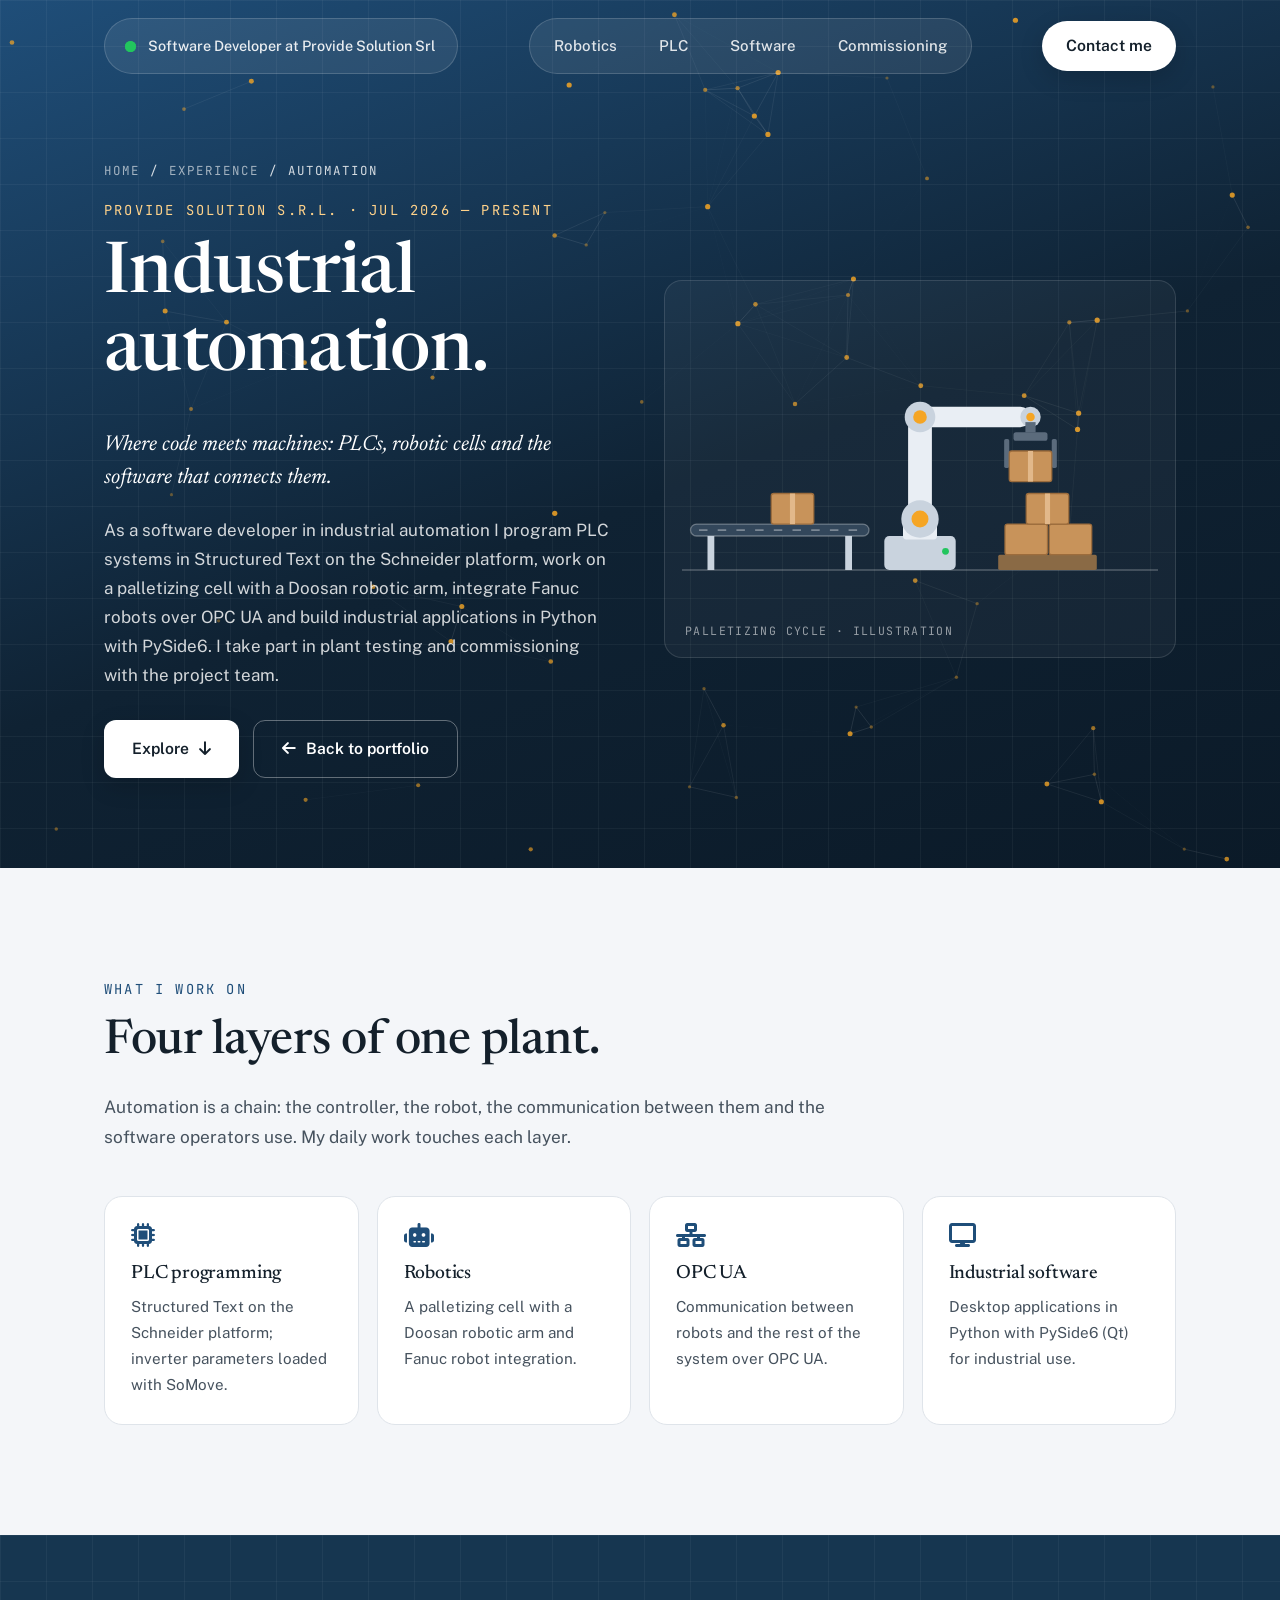
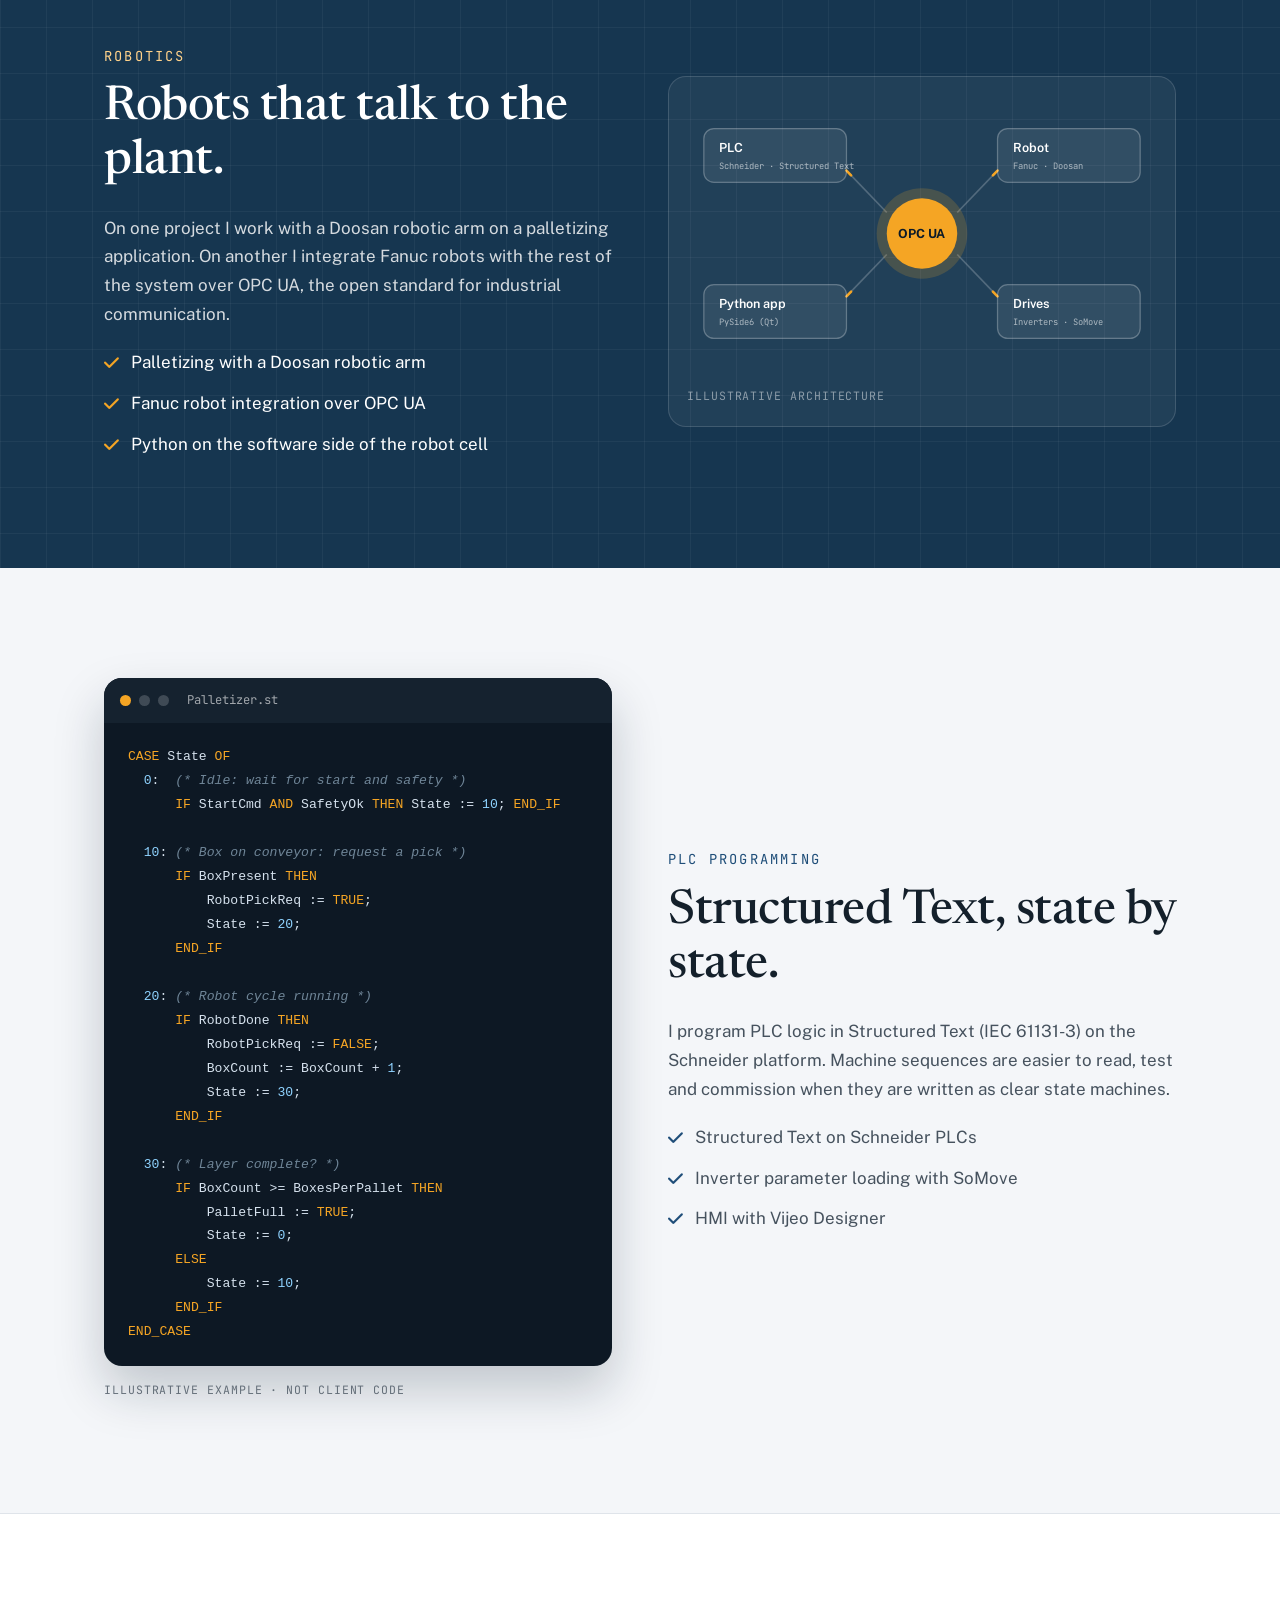
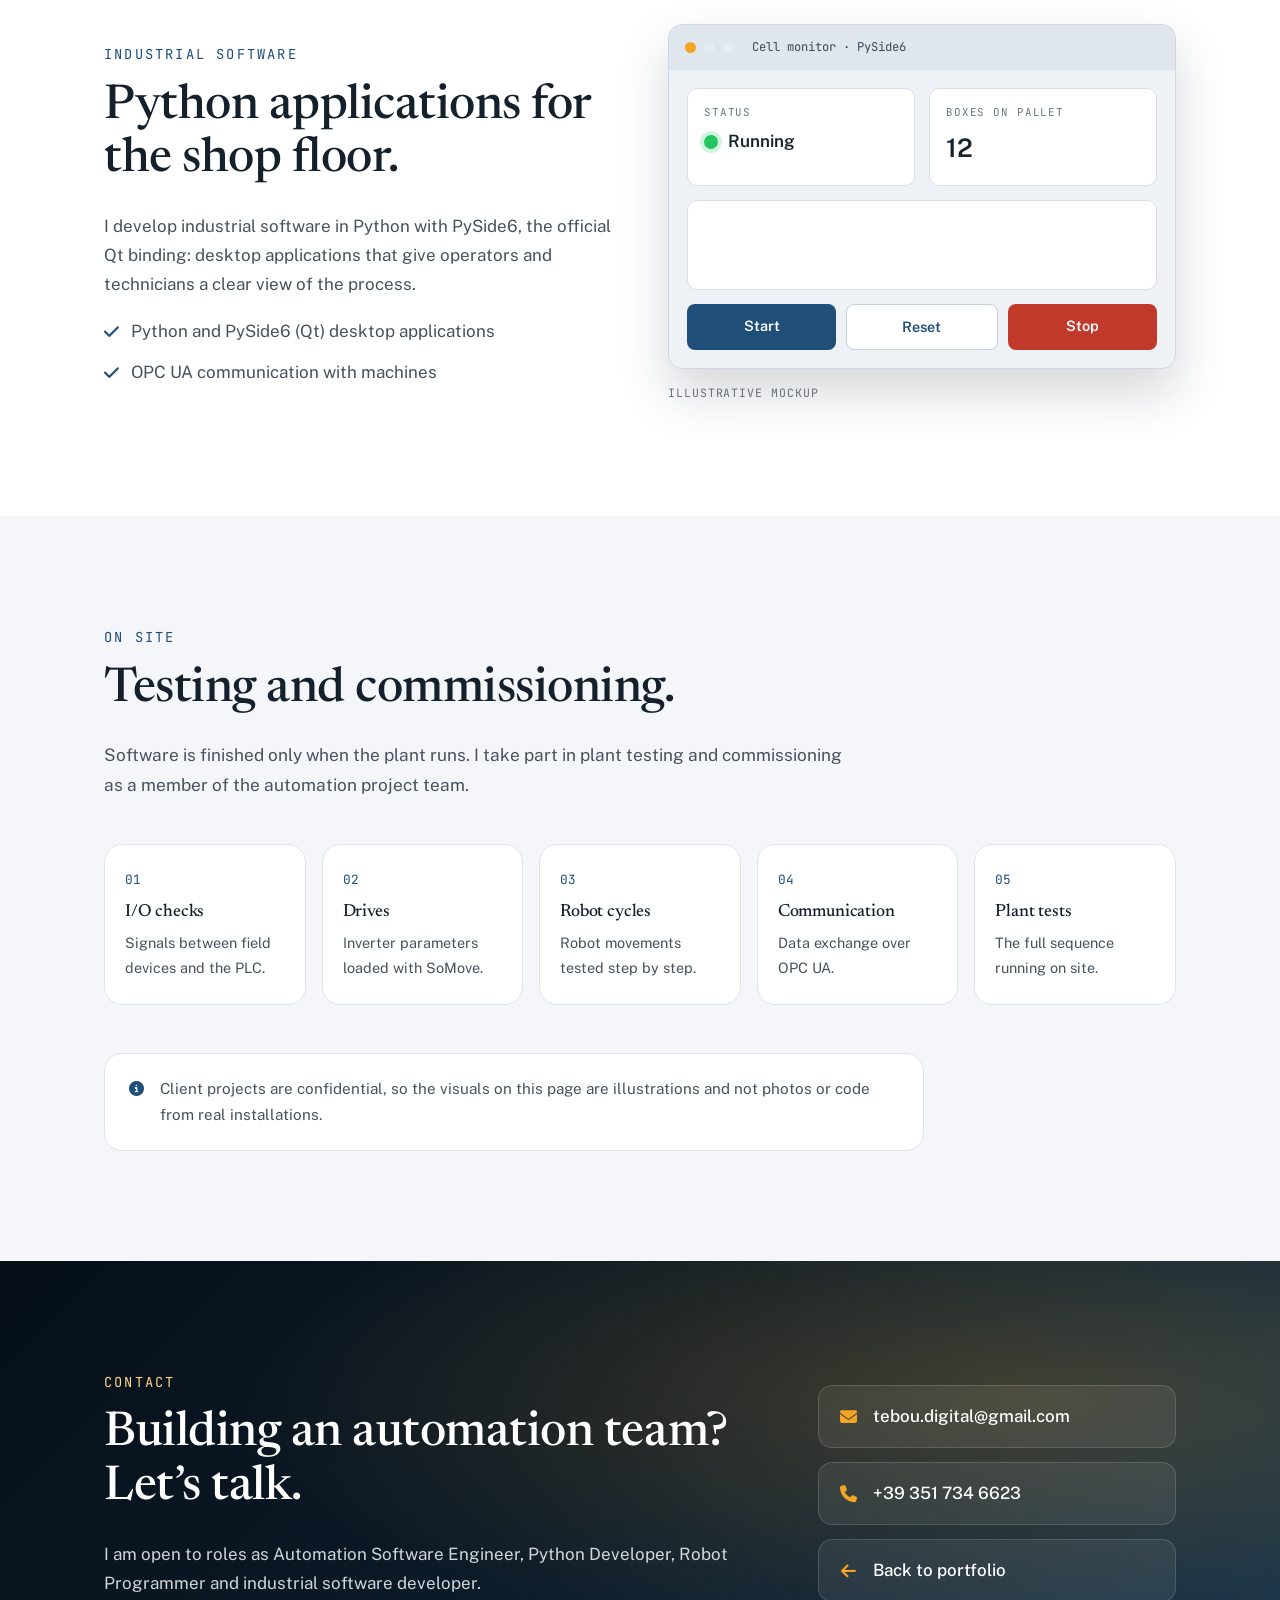
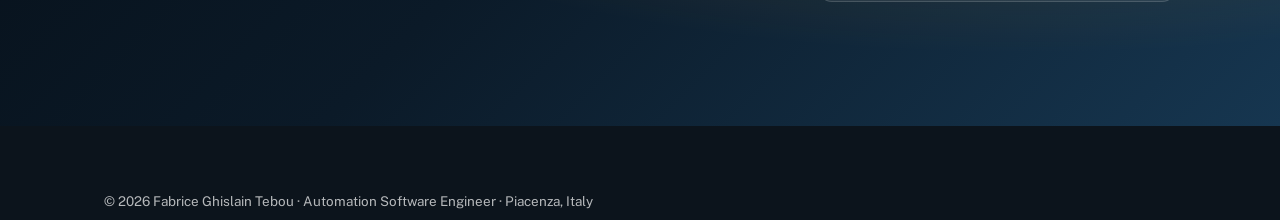
<file: automation.html>
<!doctype html>
<html lang="en">
  <head>
    <meta charset="UTF-8" />
    <meta name="viewport" content="width=device-width, initial-scale=1.0" />

    <title>Industrial Automation — Fabrice Ghislain Tebou</title>
    <meta
      name="description"
      content="Industrial automation work of Fabrice Ghislain Tebou: PLC programming in Structured Text, robotic palletizing with Doosan, Fanuc robot integration over OPC UA, industrial software with Python and PySide6, plant commissioning."
    />
    <meta name="author" content="Fabrice Ghislain Tebou" />

    <link
      rel="icon"
      href="assets/images/projects/small_logo.png"
      type="image/png"
    />
    <meta name="theme-color" content="#0f2233" />

    <link
      rel="stylesheet"
      href="https://cdnjs.cloudflare.com/ajax/libs/font-awesome/6.5.1/css/all.min.css"
    />
    <link rel="preconnect" href="https://fonts.googleapis.com" />
    <link rel="preconnect" href="https://fonts.gstatic.com" crossorigin />
    <link
      href="https://fonts.googleapis.com/css2?family=Newsreader:ital,opsz,wght@0,6..72,400;0,6..72,500;1,6..72,400;1,6..72,600&family=Public+Sans:wght@400;500;600;700&family=JetBrains+Mono:wght@400&display=swap"
      rel="stylesheet"
    />

    <link rel="stylesheet" href="assets/css/portfolio-1.css" />
    <link rel="stylesheet" href="assets/css/automation.css" />
  </head>
  <body>
    <!-- Header Navigation -->
    <header class="site-header" id="header">
      <div class="container header-inner">
        <a href="index.html" class="brand" aria-label="Fabrice Ghislain Tebou, home">
          <span class="brand-status is-closed"><span class="status-dot" aria-hidden="true"></span><span class="status-text"><span class="status-long">Software Developer at Provide Solution Srl</span><span class="status-short">at Provide Solution</span></span></span>
        </a>

        <nav class="pill-nav" id="nav" aria-label="Page navigation">
          <a href="#robotics">Robotics</a>
          <a href="#plc">PLC</a>
          <a href="#software">Software</a>
          <a href="#commissioning">Commissioning</a>
        </nav>

        <a href="index.html#contact" class="btn btn-light header-cta">Contact me</a>

        <button
          class="menu-btn"
          id="menu-btn"
          aria-label="Open menu"
          aria-expanded="false"
          aria-controls="nav"
        >
          <i class="fa-solid fa-bars"></i>
        </button>
      </div>
    </header>

    <main>
      <!-- Hero with animated signal network and robot arm -->
      <section class="auto-hero on-dark">
        <canvas class="signal-canvas" id="signal-canvas" aria-hidden="true"></canvas>
        <div class="grid-bg" style="background-color: transparent">
          <div class="container auto-hero-inner">
            <div>
              <p class="breadcrumb">
                <a href="index.html">Home</a><span>/</span><a href="index.html#experience">Experience</a><span>/</span>Automation
              </p>
              <p class="eyebrow">Provide Solution S.r.l. · Jul 2026 — Present</p>
              <h1>Industrial automation.</h1>
              <p class="hero-lead">
                Where code meets machines: PLCs, robotic cells and the software
                that connects them.
              </p>
              <p>
                As a software developer in industrial automation I program PLC
                systems in Structured Text on the Schneider platform, work on a
                palletizing cell with a Doosan robotic arm, integrate Fanuc
                robots over OPC UA and build industrial applications in Python
                with PySide6. I take part in plant testing and commissioning with
                the project team.
              </p>
              <div class="hero-actions">
                <a href="#robotics" class="btn btn-light">
                  Explore <i class="fa-solid fa-arrow-down"></i>
                </a>
                <a href="index.html#experience" class="btn btn-ghost">
                  <i class="fa-solid fa-arrow-left"></i> Back to portfolio
                </a>
              </div>
            </div>

            <!-- Animated palletizing robot (illustration) -->
            <figure class="robot-stage" style="margin: 0">
              <svg viewBox="0 0 600 400" role="img" aria-labelledby="robot-title">
                <title id="robot-title">
                  Animated illustration of a robotic arm moving boxes from a
                  conveyor to a pallet
                </title>

                <!-- Floor -->
                <line x1="20" y1="340" x2="580" y2="340" stroke="rgba(255,255,255,0.25)" stroke-width="2" />

                <!-- Conveyor -->
                <rect x="30" y="286" width="210" height="14" rx="7" class="conveyor-belt" />
                <line x1="40" y1="293" x2="230" y2="293" class="belt-line" />
                <rect x="50" y="300" width="8" height="40" class="robot-shade" />
                <rect x="212" y="300" width="8" height="40" class="robot-shade" />
                <g class="conveyor-box">
                  <rect x="125" y="250" width="50" height="36" rx="3" class="box" />
                  <rect x="147" y="250" width="6" height="36" class="box-tape" />
                </g>

                <!-- Pallet with stacked boxes -->
                <rect x="392" y="322" width="116" height="18" rx="2" fill="#8a6a45" />
                <rect x="400" y="286" width="50" height="36" rx="3" class="box" />
                <rect x="452" y="286" width="50" height="36" rx="3" class="box" />
                <g class="placed-box">
                  <rect x="425" y="250" width="50" height="36" rx="3" class="box" />
                  <rect x="447" y="250" width="6" height="36" class="box-tape" />
                </g>

                <!-- Robot base -->
                <rect x="258" y="300" width="84" height="40" rx="6" class="robot-shade" />
                <rect x="280" y="276" width="40" height="28" rx="4" class="robot-body" />
                <circle cx="330" cy="318" r="4" fill="#22c55e" class="status-led" />

                <!-- Kinematic chain -->
                <g class="arm-shoulder">
                  <rect x="286" y="160" width="28" height="120" rx="14" class="robot-body" />
                  <circle cx="300" cy="280" r="22" class="robot-shade" />
                  <circle cx="300" cy="280" r="10" class="robot-joint" />

                  <g class="arm-elbow">
                    <rect x="300" y="148" width="130" height="24" rx="12" class="robot-body" />
                    <circle cx="300" cy="160" r="18" class="robot-shade" />
                    <circle cx="300" cy="160" r="8" class="robot-joint" />

                    <g class="arm-wrist">
                      <circle cx="430" cy="160" r="12" class="robot-shade" />
                      <rect x="424" y="166" width="12" height="12" class="robot-dark" />
                      <rect x="410" y="178" width="40" height="10" rx="3" class="robot-dark" />
                      <rect x="399" y="186" width="6" height="34" rx="2" class="robot-dark" />
                      <rect x="455" y="186" width="6" height="34" rx="2" class="robot-dark" />
                      <circle cx="430" cy="160" r="5" class="robot-joint" />
                      <g class="carried-box">
                        <rect x="405" y="200" width="50" height="36" rx="3" class="box" />
                        <rect x="427" y="200" width="6" height="36" class="box-tape" />
                      </g>
                    </g>
                  </g>
                </g>
              </svg>
              <figcaption class="robot-caption">Palletizing cycle · illustration</figcaption>
            </figure>
          </div>
        </div>
      </section>

      <!-- Focus areas -->
      <section class="section">
        <div class="container">
          <p class="eyebrow">What I work on</p>
          <h2>Four layers of one plant.</h2>
          <p class="section-lead">
            Automation is a chain: the controller, the robot, the communication
            between them and the software operators use. My daily work touches
            each layer.
          </p>

          <div class="focus-grid">
            <div class="focus-card reveal">
              <i class="fa-solid fa-microchip"></i>
              <h3>PLC programming</h3>
              <p>Structured Text on the Schneider platform; inverter parameters loaded with SoMove.</p>
            </div>
            <div class="focus-card reveal">
              <i class="fa-solid fa-robot"></i>
              <h3>Robotics</h3>
              <p>A palletizing cell with a Doosan robotic arm and Fanuc robot integration.</p>
            </div>
            <div class="focus-card reveal">
              <i class="fa-solid fa-network-wired"></i>
              <h3>OPC UA</h3>
              <p>Communication between robots and the rest of the system over OPC UA.</p>
            </div>
            <div class="focus-card reveal">
              <i class="fa-solid fa-display"></i>
              <h3>Industrial software</h3>
              <p>Desktop applications in Python with PySide6 (Qt) for industrial use.</p>
            </div>
          </div>
        </div>
      </section>

      <!-- Robotics + OPC UA -->
      <section id="robotics" class="section grid-bg on-dark">
        <div class="container split">
          <div>
            <p class="eyebrow">Robotics</p>
            <h2>Robots that talk to the plant.</h2>
            <p>
              On one project I work with a Doosan robotic arm on a
              palletizing application. On another I integrate Fanuc robots with
              the rest of the system over OPC UA, the open standard for
              industrial communication.
            </p>
            <ul class="check-list">
              <li><i class="fa-solid fa-check"></i> Palletizing with a Doosan robotic arm</li>
              <li><i class="fa-solid fa-check"></i> Fanuc robot integration over OPC UA</li>
              <li><i class="fa-solid fa-check"></i> Python on the software side of the robot cell</li>
            </ul>
          </div>

          <div class="diagram reveal">
            <svg viewBox="0 0 560 330" role="img" aria-labelledby="diagram-title">
              <title id="diagram-title">
                Diagram: PLC, robot, Python application and inverters exchanging
                data through an OPC UA hub
              </title>

              <!-- Links -->
              <path id="l1" class="link" d="M190 90 L238 140" />
              <path id="l2" class="link" d="M370 90 L322 140" />
              <path id="l3" class="link" d="M190 240 L238 190" />
              <path id="l4" class="link" d="M370 240 L322 190" />
              <path class="packet" d="M190 90 L238 140" />
              <path class="packet reverse" d="M370 90 L322 140" />
              <path class="packet" d="M190 240 L238 190" />
              <path class="packet reverse" d="M370 240 L322 190" />

              <!-- Hub -->
              <circle cx="280" cy="165" r="54" class="node-hub" opacity="0.18" />
              <circle cx="280" cy="165" r="42" class="node-hub" />
              <text x="280" y="170" text-anchor="middle" class="hub-title">OPC UA</text>

              <!-- Nodes -->
              <rect x="20" y="40" width="170" height="64" rx="12" class="node-box" />
              <text x="38" y="68" class="node-title">PLC</text>
              <text x="38" y="88" class="node-sub">Schneider · Structured Text</text>

              <rect x="370" y="40" width="170" height="64" rx="12" class="node-box" />
              <text x="388" y="68" class="node-title">Robot</text>
              <text x="388" y="88" class="node-sub">Fanuc · Doosan</text>

              <rect x="20" y="226" width="170" height="64" rx="12" class="node-box" />
              <text x="38" y="254" class="node-title">Python app</text>
              <text x="38" y="274" class="node-sub">PySide6 (Qt)</text>

              <rect x="370" y="226" width="170" height="64" rx="12" class="node-box" />
              <text x="388" y="254" class="node-title">Drives</text>
              <text x="388" y="274" class="node-sub">Inverters · SoMove</text>
            </svg>
            <span class="illustrative">Illustrative architecture</span>
          </div>
        </div>
      </section>

      <!-- PLC -->
      <section id="plc" class="section">
        <div class="container split reverse">
          <div>
            <p class="eyebrow">PLC programming</p>
            <h2>Structured Text, state by state.</h2>
            <p>
              I program PLC logic in Structured Text (IEC 61131-3) on the
              Schneider platform. Machine sequences are easier to read, test and
              commission when they are written as clear state machines.
            </p>
            <ul class="check-list">
              <li><i class="fa-solid fa-check"></i> Structured Text on Schneider PLCs</li>
              <li><i class="fa-solid fa-check"></i> Inverter parameter loading with SoMove</li>
              <li><i class="fa-solid fa-check"></i> HMI with Vijeo Designer</li>
            </ul>
          </div>

          <div class="reveal">
            <div class="code-window">
              <div class="window-bar">
                <span class="dot"></span><span class="dot"></span><span class="dot"></span>
                <span class="title">Palletizer.st</span>
              </div>
<pre><code><span class="st-kw">CASE</span> State <span class="st-kw">OF</span>
  <span class="st-num">0</span>:  <span class="st-com">(* Idle: wait for start and safety *)</span>
      <span class="st-kw">IF</span> StartCmd <span class="st-kw">AND</span> SafetyOk <span class="st-kw">THEN</span> State := <span class="st-num">10</span>; <span class="st-kw">END_IF</span>

  <span class="st-num">10</span>: <span class="st-com">(* Box on conveyor: request a pick *)</span>
      <span class="st-kw">IF</span> BoxPresent <span class="st-kw">THEN</span>
          RobotPickReq := <span class="st-kw">TRUE</span>;
          State := <span class="st-num">20</span>;
      <span class="st-kw">END_IF</span>

  <span class="st-num">20</span>: <span class="st-com">(* Robot cycle running *)</span>
      <span class="st-kw">IF</span> RobotDone <span class="st-kw">THEN</span>
          RobotPickReq := <span class="st-kw">FALSE</span>;
          BoxCount := BoxCount + <span class="st-num">1</span>;
          State := <span class="st-num">30</span>;
      <span class="st-kw">END_IF</span>

  <span class="st-num">30</span>: <span class="st-com">(* Layer complete? *)</span>
      <span class="st-kw">IF</span> BoxCount &gt;= BoxesPerPallet <span class="st-kw">THEN</span>
          PalletFull := <span class="st-kw">TRUE</span>;
          State := <span class="st-num">0</span>;
      <span class="st-kw">ELSE</span>
          State := <span class="st-num">10</span>;
      <span class="st-kw">END_IF</span>
<span class="st-kw">END_CASE</span></code></pre>
            </div>
            <span class="illustrative">Illustrative example · not client code</span>
          </div>
        </div>
      </section>

      <!-- Industrial software -->
      <section id="software" class="section education">
        <div class="container split">
          <div>
            <p class="eyebrow">Industrial software</p>
            <h2>Python applications for the shop floor.</h2>
            <p>
              I develop industrial software in Python with PySide6, the official
              Qt binding: desktop applications that give operators and
              technicians a clear view of the process.
            </p>
            <ul class="check-list">
              <li><i class="fa-solid fa-check"></i> Python and PySide6 (Qt) desktop applications</li>
              <li><i class="fa-solid fa-check"></i> OPC UA communication with machines</li>
            </ul>
          </div>

          <div class="reveal">
            <div class="hmi">
              <div class="window-bar">
                <span class="dot"></span><span class="dot"></span><span class="dot"></span>
                <span class="title">Cell monitor · PySide6</span>
              </div>
              <div class="hmi-body">
                <div class="hmi-panel">
                  <div class="hmi-label">Status</div>
                  <div class="hmi-status"><span class="lamp"></span> Running</div>
                </div>
                <div class="hmi-panel">
                  <div class="hmi-label">Boxes on pallet</div>
                  <div class="hmi-value" id="box-counter">12</div>
                </div>
                <div class="hmi-panel hmi-chart" aria-hidden="true">
                  <span></span><span></span><span></span><span></span><span></span><span></span>
                  <span></span><span></span><span></span><span></span><span></span><span></span>
                </div>
                <div class="hmi-buttons">
                  <div class="hmi-btn">Start</div>
                  <div class="hmi-btn ghost">Reset</div>
                  <div class="hmi-btn stop">Stop</div>
                </div>
              </div>
            </div>
            <span class="illustrative">Illustrative mockup</span>
          </div>
        </div>
      </section>

      <!-- Commissioning -->
      <section id="commissioning" class="section">
        <div class="container">
          <p class="eyebrow">On site</p>
          <h2>Testing and commissioning.</h2>
          <p class="section-lead">
            Software is finished only when the plant runs. I take part in plant
            testing and commissioning as a member of the automation project team.
          </p>

          <div class="steps">
            <div class="step reveal">
              <h3>I/O checks</h3>
              <p>Signals between field devices and the PLC.</p>
            </div>
            <div class="step reveal">
              <h3>Drives</h3>
              <p>Inverter parameters loaded with SoMove.</p>
            </div>
            <div class="step reveal">
              <h3>Robot cycles</h3>
              <p>Robot movements tested step by step.</p>
            </div>
            <div class="step reveal">
              <h3>Communication</h3>
              <p>Data exchange over OPC UA.</p>
            </div>
            <div class="step reveal">
              <h3>Plant tests</h3>
              <p>The full sequence running on site.</p>
            </div>
          </div>

          <div class="note" style="margin-top: 48px">
            <i class="fa-solid fa-circle-info"></i>
            <p>
              Client projects are confidential, so the visuals on this page are
              illustrations and not photos or code from real installations.
            </p>
          </div>
        </div>
      </section>

      <!-- Contact -->
      <section class="section cta on-dark">
        <div class="container cta-inner">
          <div>
            <p class="eyebrow">Contact</p>
            <h2>Building an automation team? Let’s talk.</h2>
            <p>
              I am open to roles as Automation Software Engineer, Python
              Developer, Robot Programmer and industrial software developer.
            </p>
          </div>
          <div class="contact-list">
            <a href="mailto:tebou.digital@gmail.com">
              <i class="fa-solid fa-envelope"></i> tebou.digital@gmail.com
            </a>
            <a href="tel:+393517346623">
              <i class="fa-solid fa-phone"></i> +39 351 734 6623
            </a>
            <a href="index.html">
              <i class="fa-solid fa-arrow-left"></i> Back to portfolio
            </a>
          </div>
        </div>
      </section>
    </main>

    <!-- Footer -->
    <footer class="site-footer">
      <div class="container">
        <div class="footer-bottom" style="padding-top: 0">
          © <span id="year">2026</span> Fabrice Ghislain Tebou · Automation
          Software Engineer · Piacenza, Italy
        </div>
      </div>
    </footer>

    <script src="assets/js/status.js"></script>
    <script>
      (function () {
        var header = document.getElementById("header");
        var nav = document.getElementById("nav");
        var menuBtn = document.getElementById("menu-btn");
        var reduceMotion = window.matchMedia("(prefers-reduced-motion: reduce)").matches;

        document.getElementById("year").textContent = new Date().getFullYear();

        function onScroll() {
          header.classList.toggle("scrolled", window.scrollY > 40);
        }
        window.addEventListener("scroll", onScroll, { passive: true });
        onScroll();

        menuBtn.addEventListener("click", function () {
          var open = nav.classList.toggle("open");
          menuBtn.setAttribute("aria-expanded", String(open));
        });
        nav.addEventListener("click", function (event) {
          if (event.target.tagName === "A") {
            nav.classList.remove("open");
            menuBtn.setAttribute("aria-expanded", "false");
          }
        });

        // Reveal on scroll
        if ("IntersectionObserver" in window) {
          var revealObserver = new IntersectionObserver(
            function (entries) {
              entries.forEach(function (entry) {
                if (entry.isIntersecting) {
                  entry.target.classList.add("visible");
                  revealObserver.unobserve(entry.target);
                }
              });
            },
            { threshold: 0.12 }
          );
          document.querySelectorAll(".reveal").forEach(function (element) {
            revealObserver.observe(element);
          });
        } else {
          document.querySelectorAll(".reveal").forEach(function (element) {
            element.classList.add("visible");
          });
        }

        // HMI mockup: box counter follows the robot cycle (one box every 6 s)
        var counter = document.getElementById("box-counter");
        var boxes = 12;
        if (!reduceMotion) {
          setInterval(function () {
            boxes = boxes >= 24 ? 1 : boxes + 1;
            counter.textContent = boxes;
          }, 6000);
        }

        // Animated signal network behind the hero
        var canvas = document.getElementById("signal-canvas");
        var ctx = canvas.getContext("2d");
        var styles = getComputedStyle(document.documentElement);
        var accent = styles.getPropertyValue("--accent").trim() || "#f5a524";
        var nodes = [];
        var width = 0;
        var height = 0;

        function resize() {
          var ratio = window.devicePixelRatio || 1;
          width = canvas.offsetWidth;
          height = canvas.offsetHeight;
          canvas.width = width * ratio;
          canvas.height = height * ratio;
          ctx.setTransform(ratio, 0, 0, ratio, 0, 0);

          var count = Math.round(Math.min(70, (width * height) / 16000));
          nodes = [];
          for (var i = 0; i < count; i++) {
            nodes.push({
              x: Math.random() * width,
              y: Math.random() * height,
              vx: (Math.random() - 0.5) * 0.35,
              vy: (Math.random() - 0.5) * 0.35,
              pulse: Math.random() * Math.PI * 2
            });
          }
        }

        function draw() {
          ctx.clearRect(0, 0, width, height);
          var maxDist = 140;

          for (var i = 0; i < nodes.length; i++) {
            var a = nodes[i];
            for (var j = i + 1; j < nodes.length; j++) {
              var b = nodes[j];
              var dx = a.x - b.x;
              var dy = a.y - b.y;
              var dist = Math.sqrt(dx * dx + dy * dy);
              if (dist < maxDist) {
                ctx.strokeStyle = "rgba(255, 255, 255, " + (0.12 * (1 - dist / maxDist)) + ")";
                ctx.lineWidth = 1;
                ctx.beginPath();
                ctx.moveTo(a.x, a.y);
                ctx.lineTo(b.x, b.y);
                ctx.stroke();
              }
            }
          }

          nodes.forEach(function (node) {
            var glow = 0.5 + 0.5 * Math.sin(node.pulse);
            ctx.globalAlpha = 0.35 + 0.5 * glow;
            ctx.fillStyle = accent;
            ctx.beginPath();
            ctx.arc(node.x, node.y, 1.6 + glow, 0, Math.PI * 2);
            ctx.fill();
            ctx.globalAlpha = 1;
          });
        }

        function step() {
          nodes.forEach(function (node) {
            node.x += node.vx;
            node.y += node.vy;
            node.pulse += 0.03;
            if (node.x < 0 || node.x > width) node.vx *= -1;
            if (node.y < 0 || node.y > height) node.vy *= -1;
          });
          draw();
          requestAnimationFrame(step);
        }

        resize();
        window.addEventListener("resize", resize);
        if (reduceMotion) {
          draw();
        } else {
          requestAnimationFrame(step);
        }
      })();
    </script>
  </body>
</html>
</file>
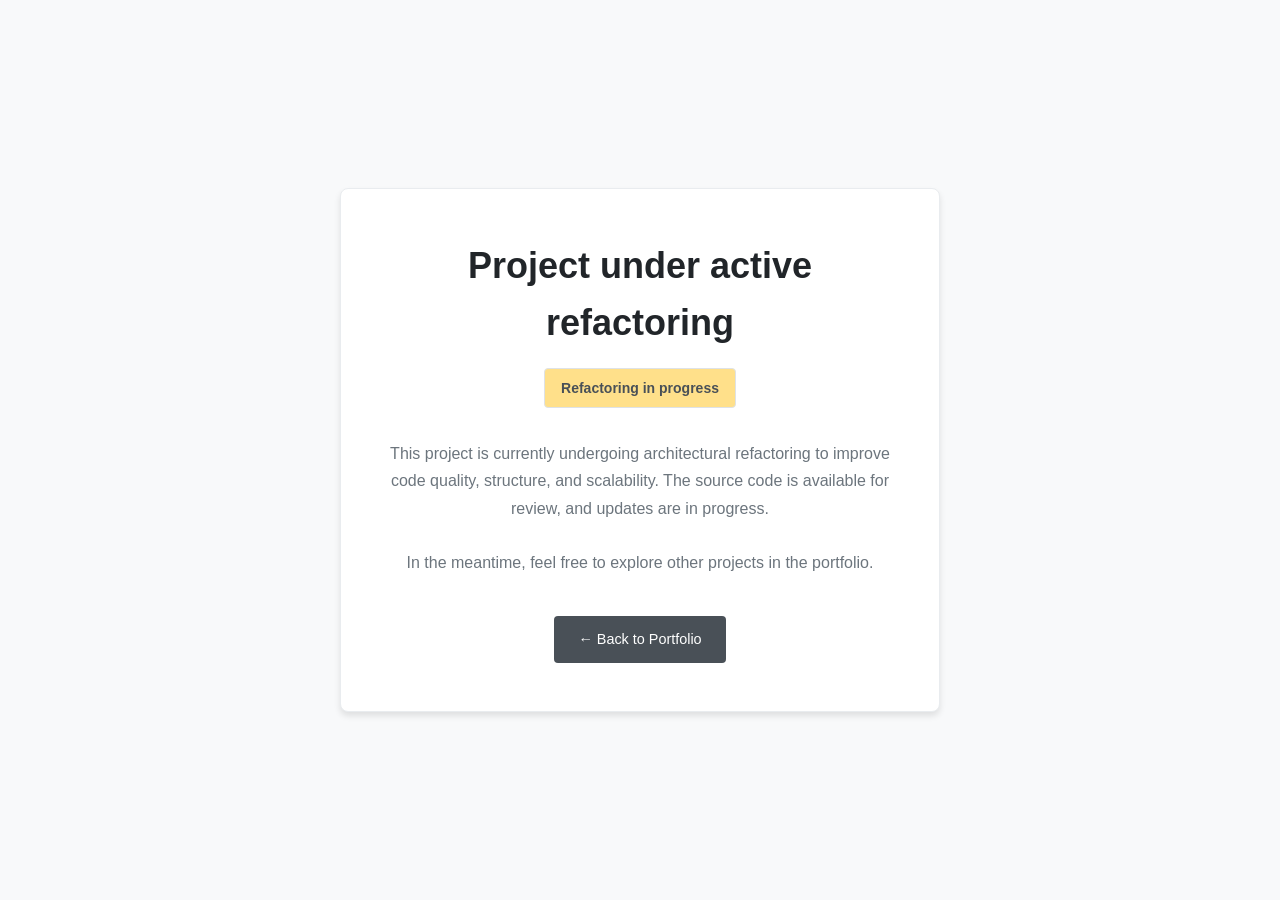
<file: coming-soon.html>
<!DOCTYPE html>
<html lang="en">
<head>
    <meta charset="UTF-8">
    <meta name="viewport" content="width=device-width, initial-scale=1.0">
    <title>Project under active refactoring</title>
    <style>
        * {
            margin: 0;
            padding: 0;
            box-sizing: border-box;
        }

        body {
            font-family: 'Segoe UI', Tahoma, Geneva, Verdana, sans-serif;
            background-color: #f8f9fa;
            min-height: 100vh;
            display: flex;
            justify-content: center;
            align-items: center;
            color: #343a40;
            line-height: 1.6;
        }

        .container {
            text-align: center;
            max-width: 600px;
            padding: 3rem;
            background: #ffffff;
            border-radius: 8px;
            border: 1px solid #e9ecef;
            box-shadow: 0 4px 6px rgba(0, 0, 0, 0.1);
        }

        .title {
            font-size: 2.25rem;
            font-weight: 600;
            margin-bottom: 1rem;
            color: #212529;
        }

        .status-badge {
            display: inline-block;
            background-color: #ffe08a;
            color: #495057;
            padding: 0.5rem 1rem;
            border-radius: 4px;
            border: 1px solid #dee2e6;
            font-weight: 600;
            font-size: 0.875rem;
            margin-bottom: 2rem;
        }

        .description {
            font-size: 1rem;
            line-height: 1.7;
            margin-bottom: 2.5rem;
            color: #6c757d;
            max-width: 520px;
            margin-left: auto;
            margin-right: auto;
        }

        .back-button {
            display: inline-block;
            background-color: #495057;
            color: white;
            text-decoration: none;
            padding: 0.75rem 1.5rem;
            border-radius: 4px;
            font-weight: 500;
            font-size: 0.9rem;
            transition: background-color 0.2s ease;
        }

        .back-button:hover {
            background-color: #343a40;
        }

        @media (max-width: 768px) {
            .container {
                margin: 1rem;
                padding: 2rem;
            }

            .title {
                font-size: 1.875rem;
            }
        }
    </style>
</head>
<body>
    <div class="container">
        <h1 class="title">Project under active refactoring</h1>

        <div class="status-badge">
            Refactoring in progress
        </div>

        <p class="description">
            This project is currently undergoing architectural refactoring to improve code quality,
            structure, and scalability. The source code is available for review, and updates are in progress.
            <br><br>
            In the meantime, feel free to explore other projects in the portfolio.
        </p>

        <a href="index.html" class="back-button">
            ← Back to Portfolio
        </a>
    </div>
</body>
</html>
</file>
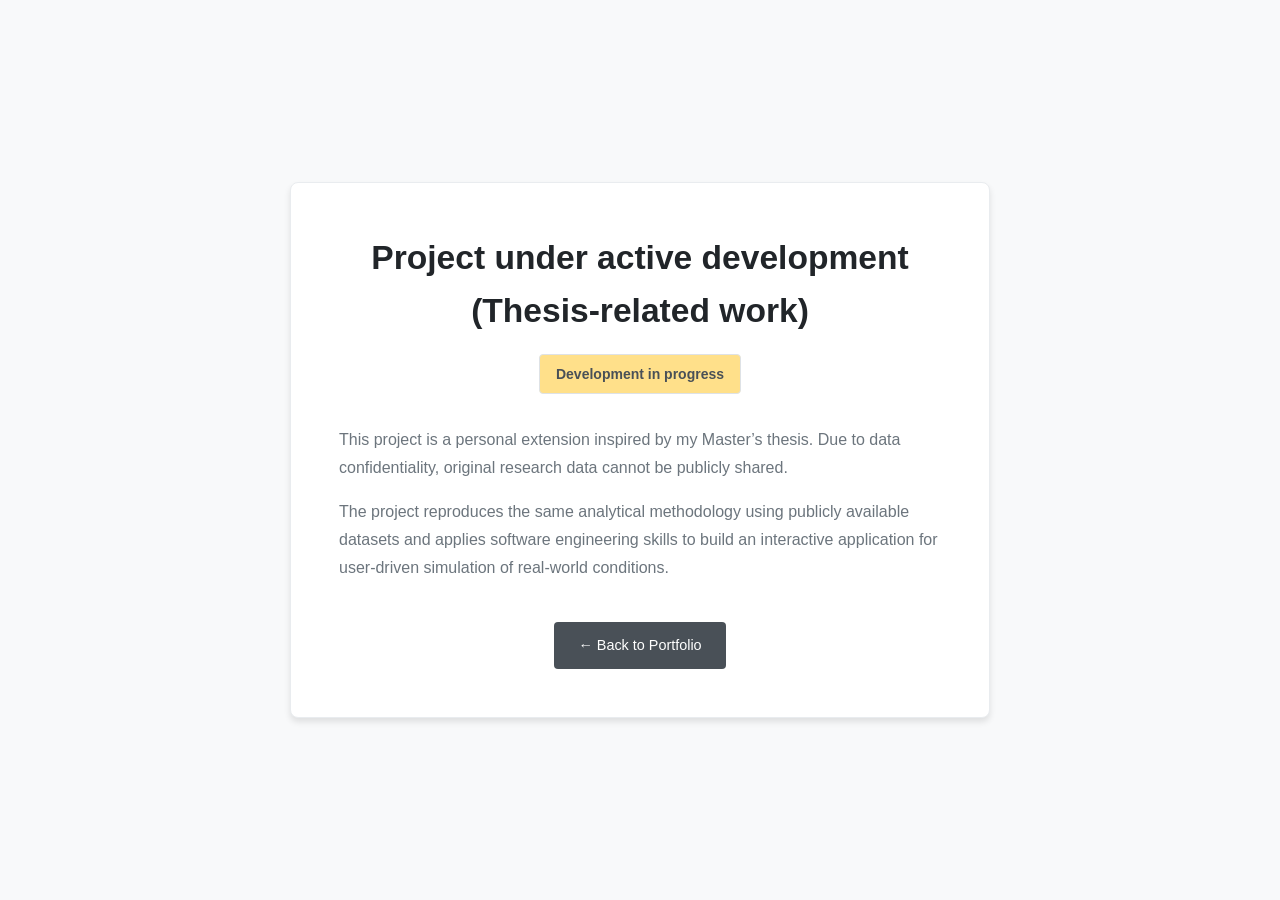
<file: project_thesis.html>
<!DOCTYPE html>
<html lang="en">
<head>
    <meta charset="UTF-8">
    <meta name="viewport" content="width=device-width, initial-scale=1.0">
    <title>Project under active development (Thesis-related work)</title>
    <style>
        * {
            margin: 0;
            padding: 0;
            box-sizing: border-box;
        }

        body {
            font-family: 'Segoe UI', Tahoma, Geneva, Verdana, sans-serif;
            background-color: #f8f9fa;
            min-height: 100vh;
            display: flex;
            justify-content: center;
            align-items: center;
            color: #343a40;
            line-height: 1.6;
        }

        .container {
            text-align: center;
            max-width: 700px;
            padding: 3rem;
            background: #ffffff;
            border-radius: 8px;
            border: 1px solid #e9ecef;
            box-shadow: 0 4px 6px rgba(0, 0, 0, 0.1);
        }

        .title {
            font-size: 2.1rem;
            font-weight: 600;
            margin-bottom: 1rem;
            color: #212529;
        }

        .status-badge {
            display: inline-block;
            background-color: #ffe08a;
            color: #495057;
            padding: 0.5rem 1rem;
            border-radius: 4px;
            border: 1px solid #dee2e6;
            font-weight: 600;
            font-size: 0.875rem;
            margin-bottom: 2rem;
        }

        .description {
            font-size: 1rem;
            line-height: 1.75;
            margin-bottom: 2.5rem;
            color: #6c757d;
            max-width: 620px;
            margin-left: auto;
            margin-right: auto;
            text-align: left;
        }

        .description p {
            margin-bottom: 1rem;
        }

        .back-button {
            display: inline-block;
            background-color: #495057;
            color: white;
            text-decoration: none;
            padding: 0.75rem 1.5rem;
            border-radius: 4px;
            font-weight: 500;
            font-size: 0.9rem;
            transition: background-color 0.2s ease;
        }

        .back-button:hover {
            background-color: #343a40;
        }

        @media (max-width: 768px) {
            .container {
                margin: 1rem;
                padding: 2rem;
            }

            .title {
                font-size: 1.7rem;
            }

            .description {
                text-align: left;
            }
        }
    </style>
</head>
<body>
    <div class="container">
        <h1 class="title">Project under active development (Thesis-related work)</h1>

        <div class="status-badge">
            Development in progress
        </div>

        <div class="description">
            <p>
                This project is a personal extension inspired by my Master’s thesis.
                Due to data confidentiality, original research data cannot be publicly shared.
            </p>

            <p>
                The project reproduces the same analytical methodology using publicly available datasets
                and applies software engineering skills to build an interactive application for user-driven
                simulation of real-world conditions.
            </p>
        </div>

        <a href="index.html#projects" class="back-button">
            ← Back to Portfolio
        </a>
    </div>
</body>
</html>
</file>
<file: assets/css/portfolio-1.css>
/*
===========================================
PORTFOLIO-1 THEME
===========================================
Editorial layout: dark brand hero with grid, serif display headings,
monospace eyebrows, light content sections and glass project cards.
All colors live in the palette block below.
*/

:root {
  /* Palette */
  --brand-ink: #060f18;
  --brand-950: #0b1a28;
  --brand-900: #0f2233;
  --brand-800: #163650;
  --brand-700: #1f4e79;
  --accent: #f5a524;
  --accent-soft: #ffd28a;
  --accent-ink: #1f4e79;
  --accent-glow: rgba(245, 165, 36, 0.16);
  --accent-glow-strong: rgba(245, 165, 36, 0.22);
  --header-glass: rgba(11, 26, 40, 0.92);
  --cream: #f4f6f9;
  --paper: #ffffff;
  --ink: #14202b;
  --ink-soft: #46525e;
  --line: #dfe4ea;
  --footer: #0c141c;

  --serif: "Newsreader", Georgia, "Times New Roman", serif;
  --sans: "Public Sans", system-ui, -apple-system, "Segoe UI", sans-serif;
  --mono: "JetBrains Mono", ui-monospace, Consolas, monospace;

  --radius: 18px;
  --container: 1120px;
  --bar-h: 56px;
}

*,
*::before,
*::after {
  box-sizing: border-box;
}

html {
  scroll-behavior: smooth;
  scroll-padding-top: 96px;
}

body {
  margin: 0;
  font-family: var(--sans);
  font-size: 17px;
  line-height: 1.7;
  color: var(--ink-soft);
  background: var(--cream);
  -webkit-font-smoothing: antialiased;
}

img {
  max-width: 100%;
  display: block;
}

a {
  color: inherit;
}

h1,
h2,
h3 {
  font-family: var(--serif);
  font-weight: 500;
  color: var(--ink);
  line-height: 1.12;
  margin: 0 0 0.5em;
  letter-spacing: -0.01em;
}

h1 {
  font-size: clamp(2.6rem, 6vw, 4.4rem);
}

h2 {
  font-size: clamp(2rem, 4.2vw, 3rem);
}

h3 {
  font-size: 1.45rem;
}

p {
  margin: 0 0 1.1em;
}

.container {
  width: 100%;
  max-width: var(--container);
  margin: 0 auto;
  padding: 0 24px;
}

.eyebrow {
  font-family: var(--mono);
  font-size: 0.86rem;
  letter-spacing: 0.16em;
  text-transform: uppercase;
  color: var(--accent-ink);
  margin: 0 0 14px;
}

.on-dark .eyebrow {
  color: var(--accent-soft);
}

/* Job title above the name: larger than section eyebrows */
.hero .eyebrow {
  font-size: clamp(0.92rem, 1.5vw, 1.04rem);
  letter-spacing: 0.08em;
  margin-bottom: 18px;
}

.hero .eyebrow span {
  white-space: nowrap;
}

.on-dark,
.on-dark h1,
.on-dark h2,
.on-dark h3 {
  color: #fff;
}

.on-dark p {
  color: rgba(255, 255, 255, 0.82);
}

.section {
  padding: 110px 0;
}

.section-lead {
  max-width: 760px;
  font-size: 1.08rem;
}

/* Grid texture used on dark sections */
.grid-bg {
  position: relative;
  background-color: var(--brand-800);
  background-image:
    linear-gradient(rgba(255, 255, 255, 0.045) 1px, transparent 1px),
    linear-gradient(90deg, rgba(255, 255, 255, 0.045) 1px, transparent 1px);
  background-size: 46px 46px;
}

/* ================================ */
/* BUTTONS                          */
/* ================================ */

.btn {
  display: inline-flex;
  align-items: center;
  gap: 10px;
  padding: 15px 28px;
  border-radius: 12px;
  font-family: var(--sans);
  font-weight: 600;
  font-size: 0.98rem;
  text-decoration: none;
  transition: transform 0.2s ease, background 0.2s ease, box-shadow 0.2s ease;
}

.btn:hover {
  transform: translateY(-2px);
}

.btn-light {
  background: #fff;
  color: var(--ink);
  box-shadow: 0 8px 24px rgba(0, 0, 0, 0.16);
}

.btn-green {
  background: var(--brand-700);
  color: #fff;
}

.btn-green:hover {
  background: var(--brand-800);
}

.btn-ghost {
  color: #fff;
  border: 1px solid rgba(255, 255, 255, 0.35);
}

.btn-ghost:hover {
  background: rgba(255, 255, 255, 0.08);
}

.btn-note {
  font-size: 0.82rem;
  margin-top: 14px;
  color: rgba(255, 255, 255, 0.65);
}

/* ================================ */
/* HEADER                           */
/* ================================ */

.site-header {
  position: fixed;
  inset: 0 0 auto;
  z-index: 50;
  padding: 18px 0;
  transition: background 0.3s ease, padding 0.3s ease, box-shadow 0.3s ease;
}

.site-header.scrolled {
  background: var(--header-glass);
  backdrop-filter: blur(10px);
  padding: 10px 0;
  box-shadow: 0 6px 24px rgba(0, 0, 0, 0.18);
}

.header-inner {
  display: flex;
  align-items: center;
  justify-content: space-between;
  gap: 24px;
}

.brand {
  display: flex;
  align-items: center;
  gap: 12px;
  text-decoration: none;
}

.brand-mark {
  font-family: var(--serif);
  font-style: italic;
  font-weight: 600;
  font-size: 1.9rem;
  line-height: 1;
  color: var(--accent);
}

/* Availability status next to the monogram (set by assets/js/status.js) */
.brand-status {
  display: inline-flex;
  align-items: center;
  gap: 12px;
  height: var(--bar-h);
  padding: 0 22px 0 20px;
  border-radius: 999px;
  background: rgba(255, 255, 255, 0.08);
  border: 1px solid rgba(255, 255, 255, 0.16);
  font-family: var(--sans);
  font-size: 0.9rem;
  font-weight: 500;
  white-space: nowrap;
  color: rgba(255, 255, 255, 0.9);
}

.status-short {
  display: none;
}

.status-dot {
  position: relative;
  flex: none;
  width: 11px;
  height: 11px;
  border-radius: 50%;
  background: #22c55e;
}

/* Same green pulsing dot in every state: only the message changes */
.status-dot::after {
  content: "";
  position: absolute;
  inset: 0;
  border-radius: 50%;
  background: #22c55e;
  animation: status-ping 2s ease-out infinite;
}

/* Medium screens: the long message would collide with the navigation */
@media (max-width: 1080px) {
  .status-long {
    display: none;
  }

  .status-short {
    display: inline;
  }
}

@keyframes status-ping {
  0% { transform: scale(1); opacity: 0.7; }
  80%, 100% { transform: scale(2.6); opacity: 0; }
}

@media (prefers-reduced-motion: reduce) {
  .status-dot::after {
    animation: none;
  }
}

.pill-nav {
  display: flex;
  align-items: center;
  gap: 6px;
  height: var(--bar-h);
  padding: 6px;
  border-radius: 999px;
  background: rgba(255, 255, 255, 0.08);
  border: 1px solid rgba(255, 255, 255, 0.16);
}

.pill-nav a {
  padding: 8px 18px;
  border-radius: 999px;
  color: rgba(255, 255, 255, 0.86);
  text-decoration: none;
  font-size: 0.94rem;
  font-weight: 500;
  transition: background 0.2s ease, color 0.2s ease;
}

.pill-nav a:hover,
.pill-nav a.active {
  background: rgba(255, 255, 255, 0.12);
  color: #fff;
}

.header-cta {
  padding: 12px 24px;
  border-radius: 999px;
}

.menu-btn {
  display: none;
  background: none;
  border: 1px solid rgba(255, 255, 255, 0.3);
  border-radius: 10px;
  color: #fff;
  width: 44px;
  height: 44px;
  font-size: 1.1rem;
  cursor: pointer;
}

/* ================================ */
/* HERO                             */
/* ================================ */

.hero {
  background: linear-gradient(160deg, var(--brand-700) 0%, var(--brand-900) 55%, var(--brand-950) 100%);
  overflow: hidden;
}

.hero .grid-bg {
  background-color: transparent;
}

.hero-inner {
  display: grid;
  grid-template-columns: 1.1fr 0.9fr;
  gap: 64px;
  align-items: center;
  padding: 170px 24px 110px;
}

.hero-lead {
  font-family: var(--serif);
  font-style: italic;
  font-size: 1.35rem;
  line-height: 1.5;
  color: #fff !important;
  margin-bottom: 22px;
}

.hero-actions {
  display: flex;
  flex-wrap: wrap;
  gap: 14px;
  margin-top: 30px;
}

.hero-photo {
  justify-self: center;
  width: 300px;
  aspect-ratio: 1;
  border-radius: 50%;
  overflow: hidden;
  border: 6px solid rgba(255, 255, 255, 0.9);
  box-shadow: 0 24px 60px rgba(0, 0, 0, 0.35);
}

.hero-photo img {
  width: 100%;
  height: 100%;
  object-fit: cover;
  object-position: top;
}

/* ================================ */
/* STATS STRIP                      */
/* ================================ */

.stats {
  background: var(--paper);
  border-bottom: 1px solid var(--line);
}

.stats-grid {
  display: grid;
  grid-template-columns: repeat(4, 1fr);
  gap: 24px;
  padding: 44px 24px;
}

.stat-value {
  font-family: var(--serif);
  font-size: 2.3rem;
  line-height: 1.1;
  color: var(--accent-ink);
}

.stat-label {
  font-size: 0.9rem;
  color: var(--ink-soft);
  margin-top: 8px;
}

/* ================================ */
/* EXPERIENCE TIMELINE              */
/* ================================ */

.timeline {
  display: grid;
  gap: 22px;
  margin-top: 48px;
}

.role-card {
  display: grid;
  grid-template-columns: 230px 1fr;
  gap: 34px;
  padding: 36px;
  background: var(--paper);
  border: 1px solid var(--line);
  border-radius: var(--radius);
}

.role-meta {
  border-right: 1px solid var(--line);
  padding-right: 24px;
}

.role-meta h3 {
  margin-bottom: 10px;
}

.role-dates {
  font-family: var(--mono);
  font-size: 0.8rem;
  color: var(--ink-soft);
  margin-bottom: 12px;
}

.role-title {
  font-size: 0.92rem;
  line-height: 1.5;
  color: var(--accent-ink);
}

.role-body ul {
  margin: 0;
  padding-left: 1.1em;
}

.role-body li {
  margin-bottom: 0.6em;
}

.role-card.featured {
  background: var(--brand-700);
  border-color: var(--brand-700);
}

.role-card.featured h3,
.role-card.featured .role-body {
  color: #fff;
}

.role-card.featured .role-meta {
  border-color: rgba(255, 255, 255, 0.22);
}

.role-card.featured .role-dates {
  color: rgba(255, 255, 255, 0.7);
}

.role-card.featured .role-title {
  color: var(--accent-soft);
}

.badge {
  display: inline-block;
  margin-top: 14px;
  padding: 4px 10px;
  border-radius: 999px;
  font-family: var(--mono);
  font-size: 0.7rem;
  letter-spacing: 0.1em;
  text-transform: uppercase;
  background: rgba(255, 255, 255, 0.14);
  color: var(--accent-soft);
}

/* "See more" button centered at the bottom of a role card */
.role-more {
  grid-column: 1 / -1;
  justify-self: center;
  margin-top: 6px;
  animation: invite-pulse 2.6s ease-out infinite;
}

.role-more i {
  animation: invite-nudge 2.6s ease-in-out infinite;
}

/* Soft accent ring that grows and fades, inviting a click */
@keyframes invite-pulse {
  0% { box-shadow: 0 8px 24px rgba(0, 0, 0, 0.16), 0 0 0 0 color-mix(in srgb, var(--accent) 65%, transparent); }
  70% { box-shadow: 0 8px 24px rgba(0, 0, 0, 0.16), 0 0 0 14px rgba(0, 0, 0, 0); }
  100% { box-shadow: 0 8px 24px rgba(0, 0, 0, 0.16), 0 0 0 0 rgba(0, 0, 0, 0); }
}

/* Arrow nudges right twice, then rests */
@keyframes invite-nudge {
  0%, 40%, 100% { transform: translateX(0); }
  10%, 30% { transform: translateX(5px); }
  20% { transform: translateX(0); }
}

.role-more:hover,
.role-more:focus-visible {
  animation: none;
}

.role-more:hover i,
.role-more:focus-visible i {
  animation: none;
  transform: translateX(5px);
}

@media (prefers-reduced-motion: reduce) {
  .role-more,
  .role-more i {
    animation: none;
  }
}

.role-more:hover i {
  transform: translateX(4px);
}

/* ================================ */
/* PROJECTS                         */
/* ================================ */

.projects {
  background-color: var(--brand-700);
}

.project-grid {
  display: grid;
  grid-template-columns: repeat(2, 1fr);
  gap: 20px;
  margin: 48px 0 40px;
}

.project-card {
  display: flex;
  flex-direction: column;
  padding: 30px;
  border-radius: var(--radius);
  background: rgba(255, 255, 255, 0.07);
  border: 1px solid rgba(255, 255, 255, 0.16);
  transition: background 0.2s ease, transform 0.2s ease;
}

.project-card:hover {
  background: rgba(255, 255, 255, 0.11);
  transform: translateY(-3px);
}

.project-card p {
  font-size: 0.96rem;
  flex: 1;
}

.chips {
  display: flex;
  flex-wrap: wrap;
  gap: 8px;
  margin: 4px 0 20px;
  padding: 0;
  list-style: none;
}

.chips li {
  font-family: var(--mono);
  font-size: 0.72rem;
  padding: 4px 10px;
  border-radius: 999px;
  border: 1px solid rgba(255, 255, 255, 0.22);
  color: var(--accent-soft);
}

.project-links {
  display: flex;
  gap: 22px;
}

.project-links a {
  font-weight: 600;
  font-size: 0.92rem;
  color: var(--accent);
  text-decoration: none;
}

.project-links a:hover {
  text-decoration: underline;
}

.hosting-note {
  display: flex;
  align-items: center;
  gap: 10px;
  margin: -16px 0 28px;
  font-size: 0.88rem;
  color: rgba(255, 255, 255, 0.7) !important;
}

.hosting-note i {
  color: var(--accent);
}

/* ================================ */
/* SKILLS                           */
/* ================================ */

.skills-grid {
  display: grid;
  grid-template-columns: repeat(3, 1fr);
  gap: 20px;
  margin-top: 48px;
}

.skill-card {
  padding: 28px;
  background: var(--paper);
  border: 1px solid var(--line);
  border-radius: var(--radius);
}

.skill-card h3 {
  font-size: 1.25rem;
}

.skill-card .icon {
  font-size: 1.3rem;
  color: var(--accent-ink);
  margin-bottom: 14px;
}

.skill-card.highlight {
  border-color: var(--brand-700);
  box-shadow: inset 0 0 0 1px var(--brand-700);
}

.light-chips li {
  color: var(--brand-800);
  border-color: var(--line);
  background: var(--cream);
}

/* ================================ */
/* EDUCATION                        */
/* ================================ */

.education {
  background: var(--paper);
  border-top: 1px solid var(--line);
}

.edu-layout {
  display: grid;
  grid-template-columns: 1.2fr 0.8fr;
  gap: 56px;
  align-items: start;
}

.edu-item {
  padding: 22px 0;
  border-bottom: 1px solid var(--line);
}

.edu-item:first-of-type {
  border-top: 1px solid var(--line);
}

.edu-item h3 {
  font-size: 1.3rem;
  margin-bottom: 4px;
}

.edu-item .role-dates {
  margin-bottom: 8px;
}

.edu-item p {
  margin: 0;
}

.side-cards {
  display: grid;
  gap: 16px;
}

.side-card {
  display: block;
  padding: 24px 26px;
  border-radius: var(--radius);
  background: var(--cream);
  border: 1px solid var(--line);
  text-decoration: none;
}

a.side-card:hover {
  border-color: var(--brand-700);
}

.side-card .stat-value {
  font-size: 1.5rem;
}

.side-card .stat-label {
  margin-top: 6px;
}

.languages {
  display: grid;
  grid-template-columns: repeat(2, 1fr);
  gap: 10px 24px;
  margin-top: 10px;
}

.languages span {
  font-family: var(--mono);
  font-size: 0.8rem;
  color: var(--accent-ink);
}

/* ================================ */
/* CONTACT CTA                      */
/* ================================ */

.cta {
  background:
    radial-gradient(ellipse at 80% 30%, var(--accent-glow-strong), transparent 55%),
    linear-gradient(135deg, var(--brand-ink) 0%, var(--brand-950) 45%, var(--brand-800) 100%);
}

.cta-inner {
  display: grid;
  grid-template-columns: 1.3fr 0.7fr;
  gap: 48px;
  align-items: center;
}

.contact-list {
  display: grid;
  gap: 14px;
}

.contact-list a {
  display: flex;
  align-items: center;
  gap: 14px;
  padding: 16px 20px;
  border-radius: 14px;
  background: rgba(255, 255, 255, 0.07);
  border: 1px solid rgba(255, 255, 255, 0.14);
  color: #fff;
  text-decoration: none;
  font-weight: 500;
  word-break: break-word;
}

.contact-list a:hover {
  background: rgba(255, 255, 255, 0.12);
}

.contact-list i {
  color: var(--accent);
  width: 20px;
  text-align: center;
}

/* ================================ */
/* FOOTER                           */
/* ================================ */

.site-footer {
  background: var(--footer);
  color: rgba(255, 255, 255, 0.7);
  padding: 64px 0 32px;
  font-size: 0.94rem;
}

.footer-grid {
  display: grid;
  grid-template-columns: 1.6fr 1fr 1fr 1fr;
  gap: 32px;
  padding-bottom: 36px;
  border-bottom: 1px solid rgba(255, 255, 255, 0.12);
}

.footer-grid h4 {
  font-family: var(--mono);
  font-weight: 400;
  font-size: 0.74rem;
  letter-spacing: 0.16em;
  text-transform: uppercase;
  color: rgba(255, 255, 255, 0.55);
  margin: 0 0 16px;
}

.footer-grid ul {
  list-style: none;
  margin: 0;
  padding: 0;
  display: grid;
  gap: 10px;
}

.footer-grid a {
  color: #fff;
  text-decoration: none;
}

.footer-grid a:hover {
  text-decoration: underline;
}

.footer-bottom {
  padding-top: 24px;
  font-size: 0.84rem;
}

/* ================================ */
/* REVEAL ANIMATION                 */
/* ================================ */

.reveal {
  opacity: 0;
  transform: translateY(18px);
  transition: opacity 0.7s ease, transform 0.7s ease;
}

.reveal.visible {
  opacity: 1;
  transform: none;
}

@media (prefers-reduced-motion: reduce) {
  html {
    scroll-behavior: auto;
  }

  .reveal {
    opacity: 1;
    transform: none;
    transition: none;
  }
}

/* ================================ */
/* RESPONSIVE                       */
/* ================================ */

@media (max-width: 960px) {
  .pill-nav {
    display: none;
  }

  .pill-nav.open {
    display: flex;
    flex-direction: column;
    align-items: stretch;
    height: auto;
    position: absolute;
    top: 100%;
    left: 24px;
    right: 24px;
    border-radius: 16px;
    background: var(--brand-950);
    padding: 12px;
  }

  .menu-btn {
    display: inline-flex;
    align-items: center;
    justify-content: center;
  }

  .header-cta {
    display: none;
  }

  .hero-inner,
  .edu-layout,
  .cta-inner {
    grid-template-columns: 1fr;
  }

  .hero-inner {
    padding-top: 130px;
    gap: 40px;
  }

  .hero-photo {
    width: 220px;
    order: -1;
  }

  .stats-grid {
    grid-template-columns: repeat(2, 1fr);
  }

  .skills-grid {
    grid-template-columns: repeat(2, 1fr);
  }

  .footer-grid {
    grid-template-columns: 1fr 1fr;
  }
}

@media (max-width: 680px) {
  body {
    font-size: 16px;
  }

  .container,
  .hero-inner,
  .stats-grid {
    padding-left: 16px;
    padding-right: 16px;
  }

  .section {
    padding: 76px 0;
  }

  .role-card {
    grid-template-columns: 1fr;
    gap: 18px;
    padding: 26px;
  }

  .role-meta {
    border-right: 0;
    border-bottom: 1px solid var(--line);
    padding: 0 0 18px;
  }

  .project-grid,
  .skills-grid,
  .footer-grid {
    grid-template-columns: 1fr;
  }

  .brand-status {
    height: 44px;
    padding: 0 14px 0 12px;
    gap: 10px;
    font-size: 0.82rem;
  }
}

@media (max-width: 340px) {
  .status-text {
    display: none;
  }
}
</file>
<file: assets/css/automation.css>
/*
===========================================
AUTOMATION PAGE
===========================================
Page-specific components for automation.html. Builds on portfolio-1.css
(palette, header, buttons, sections, footer).
*/

/* ================================ */
/* HERO WITH ANIMATED BACKGROUND    */
/* ================================ */

.auto-hero {
  position: relative;
  overflow: hidden;
  background: linear-gradient(160deg, var(--brand-700) 0%, var(--brand-900) 55%, var(--brand-950) 100%);
}

.signal-canvas {
  position: absolute;
  inset: 0;
  width: 100%;
  height: 100%;
  pointer-events: none;
}

.auto-hero-inner {
  position: relative;
  display: grid;
  grid-template-columns: 1fr 1fr;
  gap: 48px;
  align-items: center;
  padding: 160px 24px 90px;
}

.breadcrumb {
  font-family: var(--mono);
  font-size: 0.78rem;
  letter-spacing: 0.16em;
  text-transform: uppercase;
  color: rgba(255, 255, 255, 0.6);
  margin-bottom: 18px;
}

.breadcrumb a {
  color: rgba(255, 255, 255, 0.6);
  text-decoration: none;
}

.breadcrumb a:hover {
  color: #fff;
}

.breadcrumb span {
  margin: 0 10px;
}

/* ================================ */
/* ROBOT ARM ANIMATION              */
/* ================================ */

.robot-stage {
  width: 100%;
  max-width: 560px;
  justify-self: end;
  border-radius: var(--radius);
  background: rgba(255, 255, 255, 0.04);
  border: 1px solid rgba(255, 255, 255, 0.12);
}

.robot-stage svg {
  width: 100%;
  height: auto;
  display: block;
}

.robot-caption {
  font-family: var(--mono);
  font-size: 0.72rem;
  letter-spacing: 0.12em;
  text-transform: uppercase;
  color: rgba(255, 255, 255, 0.55);
  padding: 0 20px 16px;
}

.robot-body {
  fill: #e9eef4;
}

.robot-shade {
  fill: #c9d3de;
}

.robot-joint {
  fill: var(--accent);
}

.robot-dark {
  fill: #5b6b7c;
}

.conveyor-belt {
  fill: #33475b;
  stroke: rgba(255, 255, 255, 0.3);
  stroke-width: 1.5;
}

.box {
  fill: #c8935a;
  stroke: #9c6c3c;
  stroke-width: 1.5;
}

.box-tape {
  fill: #e2b88a;
}

/* Kinematic chain: each group rotates around its joint (view-box coords) */
.arm-shoulder,
.arm-elbow,
.arm-wrist {
  transform-box: view-box;
  animation-duration: 6s;
  animation-iteration-count: infinite;
  animation-timing-function: ease-in-out;
}

.arm-shoulder {
  transform-origin: 300px 280px;
  animation-name: shoulder;
}

.arm-elbow {
  transform-origin: 300px 160px;
  animation-name: elbow;
}

.arm-wrist {
  transform-origin: 430px 160px;
  animation-name: wrist;
}

/* pick (conveyor) -> lift -> place (pallet) -> lift -> pick */
@keyframes shoulder {
  0%, 10% { transform: rotate(-13.8deg); }
  35% { transform: rotate(0deg); }
  60%, 70% { transform: rotate(13.8deg); }
  85% { transform: rotate(0deg); }
  100% { transform: rotate(-13.8deg); }
}

@keyframes elbow {
  0%, 10% { transform: rotate(-187.2deg); }
  35% { transform: rotate(-90deg); }
  60%, 70% { transform: rotate(7.2deg); }
  85% { transform: rotate(-90deg); }
  100% { transform: rotate(-187.2deg); }
}

/* Keeps the gripper vertical: always the opposite of shoulder + elbow */
@keyframes wrist {
  0%, 10% { transform: rotate(201deg); }
  35% { transform: rotate(90deg); }
  60%, 70% { transform: rotate(-21deg); }
  85% { transform: rotate(90deg); }
  100% { transform: rotate(201deg); }
}

.carried-box {
  animation: carried 6s infinite linear;
}

@keyframes carried {
  0%, 7.9% { opacity: 0; }
  8%, 64% { opacity: 1; }
  64.1%, 100% { opacity: 0; }
}

.conveyor-box {
  animation: conveyor-box 6s infinite ease-out;
}

@keyframes conveyor-box {
  0%, 7.9% { opacity: 1; transform: translateX(0); }
  8%, 69.9% { opacity: 0; transform: translateX(-110px); }
  70% { opacity: 1; transform: translateX(-110px); }
  100% { opacity: 1; transform: translateX(0); }
}

.placed-box {
  animation: placed 6s infinite linear;
}

@keyframes placed {
  0%, 63.9% { opacity: 0; }
  64%, 94% { opacity: 1; }
  100% { opacity: 0; }
}

.belt-line {
  stroke: rgba(255, 255, 255, 0.35);
  stroke-width: 2;
  stroke-dasharray: 10 12;
  animation: belt 1s linear infinite;
}

@keyframes belt {
  to { stroke-dashoffset: -22; }
}

.status-led {
  animation: led 1.2s ease-in-out infinite alternate;
}

@keyframes led {
  from { opacity: 0.35; }
  to { opacity: 1; }
}

/* ================================ */
/* FOCUS AREAS                      */
/* ================================ */

.focus-grid {
  display: grid;
  grid-template-columns: repeat(4, 1fr);
  gap: 18px;
  margin-top: 44px;
}

.focus-card {
  padding: 26px;
  border-radius: var(--radius);
  background: var(--paper);
  border: 1px solid var(--line);
  transition: transform 0.2s ease, box-shadow 0.2s ease;
}

.focus-card:hover {
  transform: translateY(-4px);
  box-shadow: 0 16px 36px rgba(15, 34, 51, 0.1);
}

.focus-card i {
  font-size: 1.5rem;
  color: var(--accent-ink);
  margin-bottom: 16px;
}

.focus-card h3 {
  font-size: 1.2rem;
}

.focus-card p {
  font-size: 0.95rem;
  margin: 0;
}

/* ================================ */
/* SPLIT SECTIONS                   */
/* ================================ */

.split {
  display: grid;
  grid-template-columns: 1fr 1fr;
  gap: 56px;
  align-items: center;
}

.split.reverse > :first-child {
  order: 2;
}

.check-list {
  list-style: none;
  padding: 0;
  margin: 18px 0 0;
  display: grid;
  gap: 12px;
}

.check-list li {
  display: flex;
  gap: 12px;
}

.check-list i {
  color: var(--accent-ink);
  margin-top: 6px;
}

.on-dark .check-list i {
  color: var(--accent);
}

.illustrative {
  display: inline-block;
  margin-top: 14px;
  font-family: var(--mono);
  font-size: 0.72rem;
  letter-spacing: 0.08em;
  text-transform: uppercase;
  color: var(--ink-soft);
  opacity: 0.8;
}

.on-dark .illustrative {
  color: rgba(255, 255, 255, 0.6);
}

/* ================================ */
/* OPC UA DIAGRAM                   */
/* ================================ */

.diagram {
  border-radius: var(--radius);
  background: rgba(255, 255, 255, 0.05);
  border: 1px solid rgba(255, 255, 255, 0.14);
  padding: 18px;
}

.diagram svg {
  width: 100%;
  height: auto;
  display: block;
}

.node-box {
  fill: rgba(255, 255, 255, 0.07);
  stroke: rgba(255, 255, 255, 0.28);
  stroke-width: 1.5;
}

.node-hub {
  fill: var(--accent);
}

.node-title {
  fill: #fff;
  font-family: var(--sans);
  font-size: 15px;
  font-weight: 600;
}

.node-sub {
  fill: rgba(255, 255, 255, 0.6);
  font-family: var(--mono);
  font-size: 10.5px;
}

.hub-title {
  fill: var(--brand-950);
  font-family: var(--sans);
  font-size: 15px;
  font-weight: 700;
}

.link {
  stroke: rgba(255, 255, 255, 0.22);
  stroke-width: 2;
  fill: none;
}

.packet {
  stroke: var(--accent);
  stroke-width: 3;
  stroke-linecap: round;
  fill: none;
  stroke-dasharray: 8 120;
  animation: packet 2.4s linear infinite;
}

.packet.reverse {
  animation-direction: reverse;
  animation-delay: -1.2s;
}

@keyframes packet {
  to { stroke-dashoffset: -128; }
}

/* ================================ */
/* STRUCTURED TEXT CODE BLOCK       */
/* ================================ */

.code-window {
  border-radius: var(--radius);
  overflow: hidden;
  background: #0d1824;
  box-shadow: 0 24px 50px rgba(15, 34, 51, 0.22);
}

.window-bar {
  display: flex;
  align-items: center;
  gap: 8px;
  padding: 12px 16px;
  background: #15222f;
  font-family: var(--mono);
  font-size: 0.76rem;
  color: rgba(255, 255, 255, 0.6);
}

.window-bar .dot {
  width: 11px;
  height: 11px;
  border-radius: 50%;
  background: rgba(255, 255, 255, 0.18);
}

.window-bar .dot:first-child {
  background: #f5a524;
}

.window-bar .title {
  margin-left: 10px;
}

.code-window pre {
  margin: 0;
  padding: 22px 24px;
  overflow-x: auto;
  font-family: var(--mono);
  font-size: 0.82rem;
  line-height: 1.75;
  color: #d6e2ee;
}

.st-kw {
  color: #f5a524;
}

.st-com {
  color: #6f8597;
  font-style: italic;
}

.st-num {
  color: #8fd3ff;
}

/* ================================ */
/* HMI MOCKUP (PySide6 style)       */
/* ================================ */

.hmi {
  border-radius: 14px;
  overflow: hidden;
  background: #eef2f6;
  border: 1px solid #cfd8e2;
  box-shadow: 0 24px 50px rgba(15, 34, 51, 0.18);
  font-family: var(--sans);
}

.hmi .window-bar {
  background: #dfe6ee;
  color: #3b4a59;
}

.hmi-body {
  display: grid;
  grid-template-columns: 1fr 1fr;
  gap: 14px;
  padding: 18px;
}

.hmi-panel {
  background: #fff;
  border: 1px solid #d7dfe8;
  border-radius: 10px;
  padding: 14px 16px;
}

.hmi-label {
  font-family: var(--mono);
  font-size: 0.68rem;
  letter-spacing: 0.08em;
  text-transform: uppercase;
  color: #6a7885;
  margin-bottom: 6px;
}

.hmi-value {
  font-size: 1.6rem;
  font-weight: 600;
  color: #15222f;
}

.hmi-status {
  display: flex;
  align-items: center;
  gap: 10px;
  font-weight: 600;
  color: #15222f;
}

.lamp {
  width: 14px;
  height: 14px;
  border-radius: 50%;
  background: #22c55e;
  box-shadow: 0 0 0 4px rgba(34, 197, 94, 0.2);
  animation: led 1.2s ease-in-out infinite alternate;
}

.hmi-chart {
  grid-column: 1 / -1;
  display: flex;
  align-items: flex-end;
  gap: 6px;
  height: 90px;
  padding-top: 8px;
}

.hmi-chart span {
  flex: 1;
  border-radius: 4px 4px 0 0;
  background: linear-gradient(180deg, var(--accent), #1f4e79);
  animation: bar 2.4s ease-in-out infinite alternate;
}

.hmi-chart span:nth-child(odd) {
  animation-delay: -0.8s;
}

.hmi-chart span:nth-child(3n) {
  animation-delay: -1.6s;
}

@keyframes bar {
  from { height: 25%; }
  to { height: 95%; }
}

.hmi-buttons {
  grid-column: 1 / -1;
  display: flex;
  gap: 10px;
}

.hmi-btn {
  flex: 1;
  padding: 10px;
  border-radius: 8px;
  text-align: center;
  font-weight: 600;
  font-size: 0.9rem;
  color: #fff;
  background: #1f4e79;
}

.hmi-btn.stop {
  background: #c0392b;
}

.hmi-btn.ghost {
  background: #fff;
  color: #1f4e79;
  border: 1px solid #c3cfdb;
}

/* ================================ */
/* COMMISSIONING STEPS              */
/* ================================ */

.steps {
  display: grid;
  grid-template-columns: repeat(5, 1fr);
  gap: 16px;
  margin-top: 44px;
  counter-reset: step;
}

.step {
  position: relative;
  padding: 24px 20px;
  border-radius: var(--radius);
  background: var(--paper);
  border: 1px solid var(--line);
}

.step::before {
  counter-increment: step;
  content: "0" counter(step);
  display: block;
  font-family: var(--mono);
  font-size: 0.8rem;
  color: var(--accent-ink);
  margin-bottom: 12px;
}

.step h3 {
  font-size: 1.1rem;
}

.step p {
  font-size: 0.9rem;
  margin: 0;
}

/* ================================ */
/* NOTE + BACK                      */
/* ================================ */

.note {
  display: flex;
  gap: 16px;
  align-items: flex-start;
  max-width: 820px;
  padding: 22px 24px;
  border-radius: var(--radius);
  background: var(--paper);
  border: 1px solid var(--line);
  font-size: 0.95rem;
}

.note i {
  color: var(--accent-ink);
  margin-top: 5px;
}

.note p {
  margin: 0;
}

/* ================================ */
/* REDUCED MOTION + RESPONSIVE      */
/* ================================ */

@media (prefers-reduced-motion: reduce) {
  .arm-shoulder,
  .arm-elbow,
  .arm-wrist,
  .carried-box,
  .conveyor-box,
  .placed-box,
  .belt-line,
  .status-led,
  .packet,
  .lamp,
  .hmi-chart span {
    animation: none;
  }
}

@media (max-width: 1060px) {
  .focus-grid {
    grid-template-columns: repeat(2, 1fr);
  }

  .steps {
    grid-template-columns: repeat(3, 1fr);
  }
}

@media (max-width: 960px) {
  .auto-hero-inner,
  .split {
    grid-template-columns: 1fr;
  }

  .auto-hero-inner {
    padding-top: 130px;
  }

  .robot-stage {
    justify-self: center;
  }

  .split.reverse > :first-child {
    order: 0;
  }
}

@media (max-width: 680px) {
  .auto-hero-inner {
    padding-left: 16px;
    padding-right: 16px;
  }

  .focus-grid,
  .steps,
  .hmi-body {
    grid-template-columns: 1fr;
  }

  .code-window pre {
    font-size: 0.74rem;
  }
}
</file>
